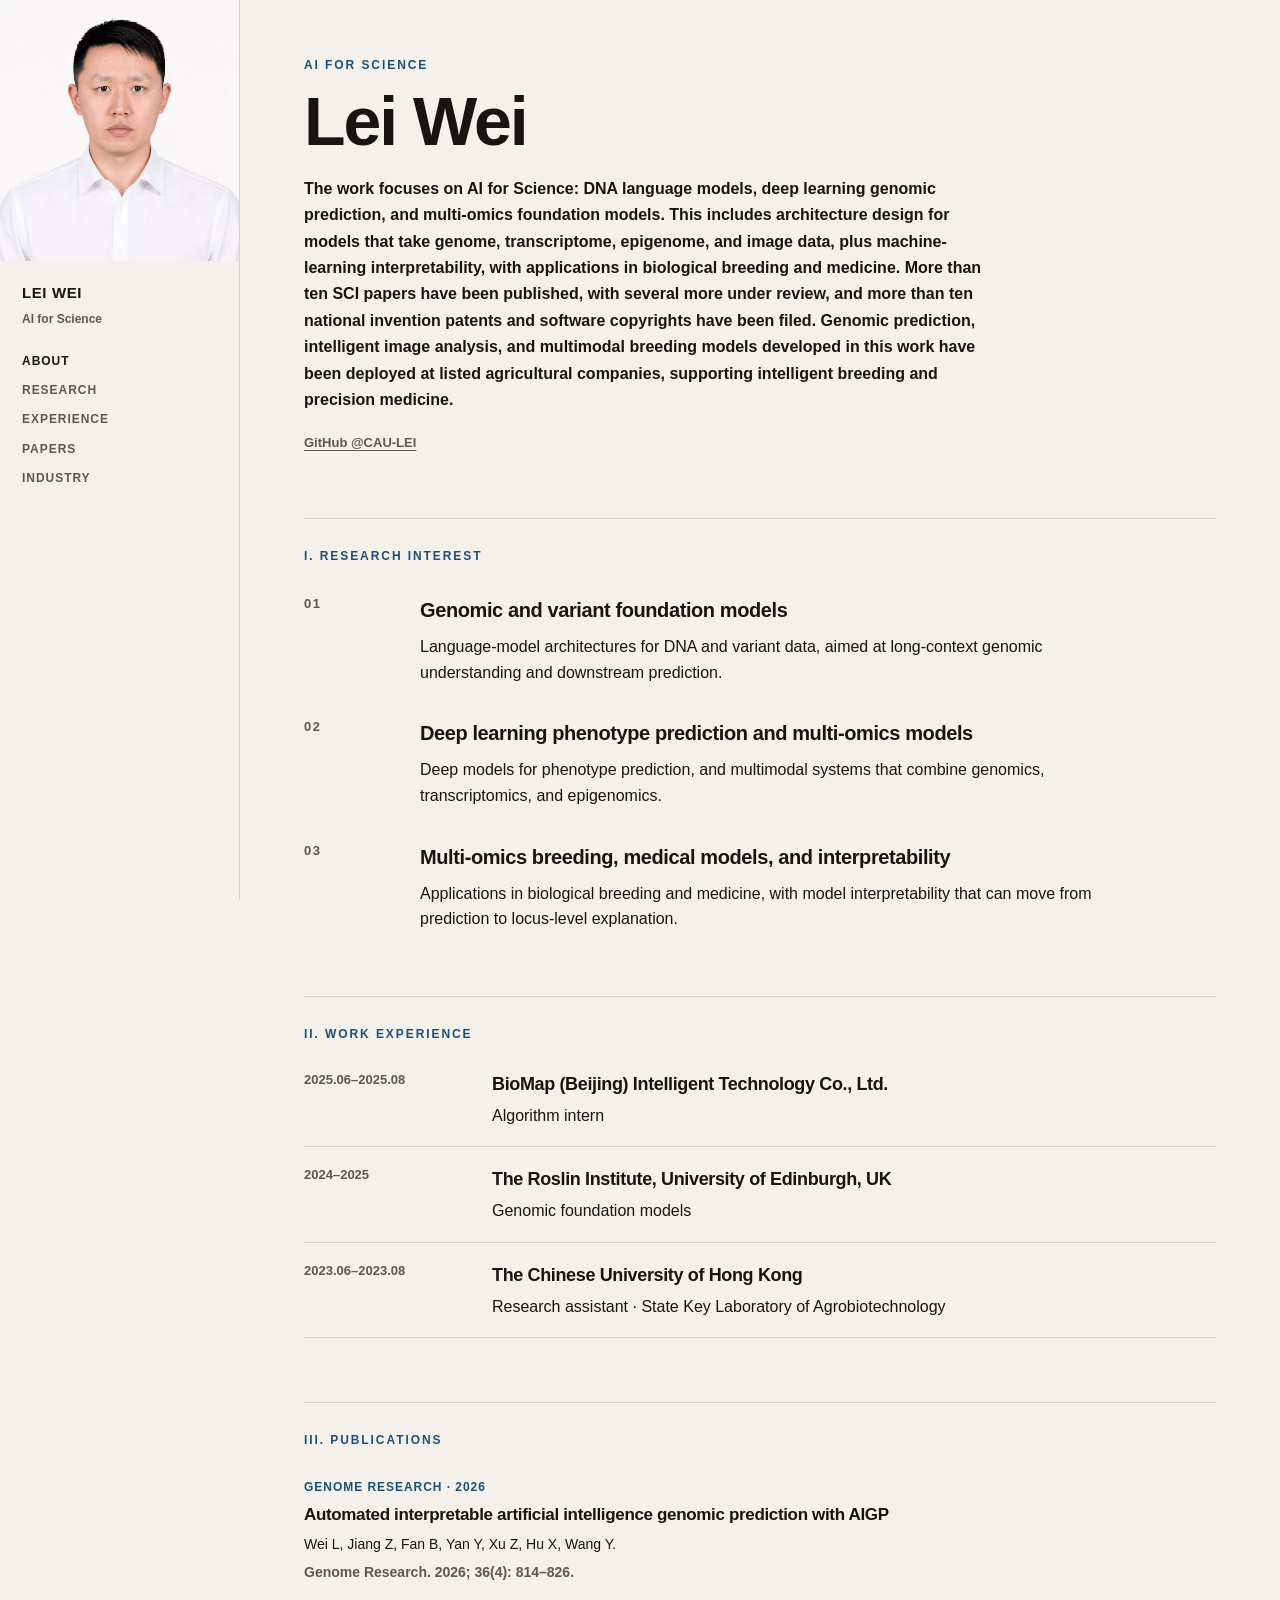
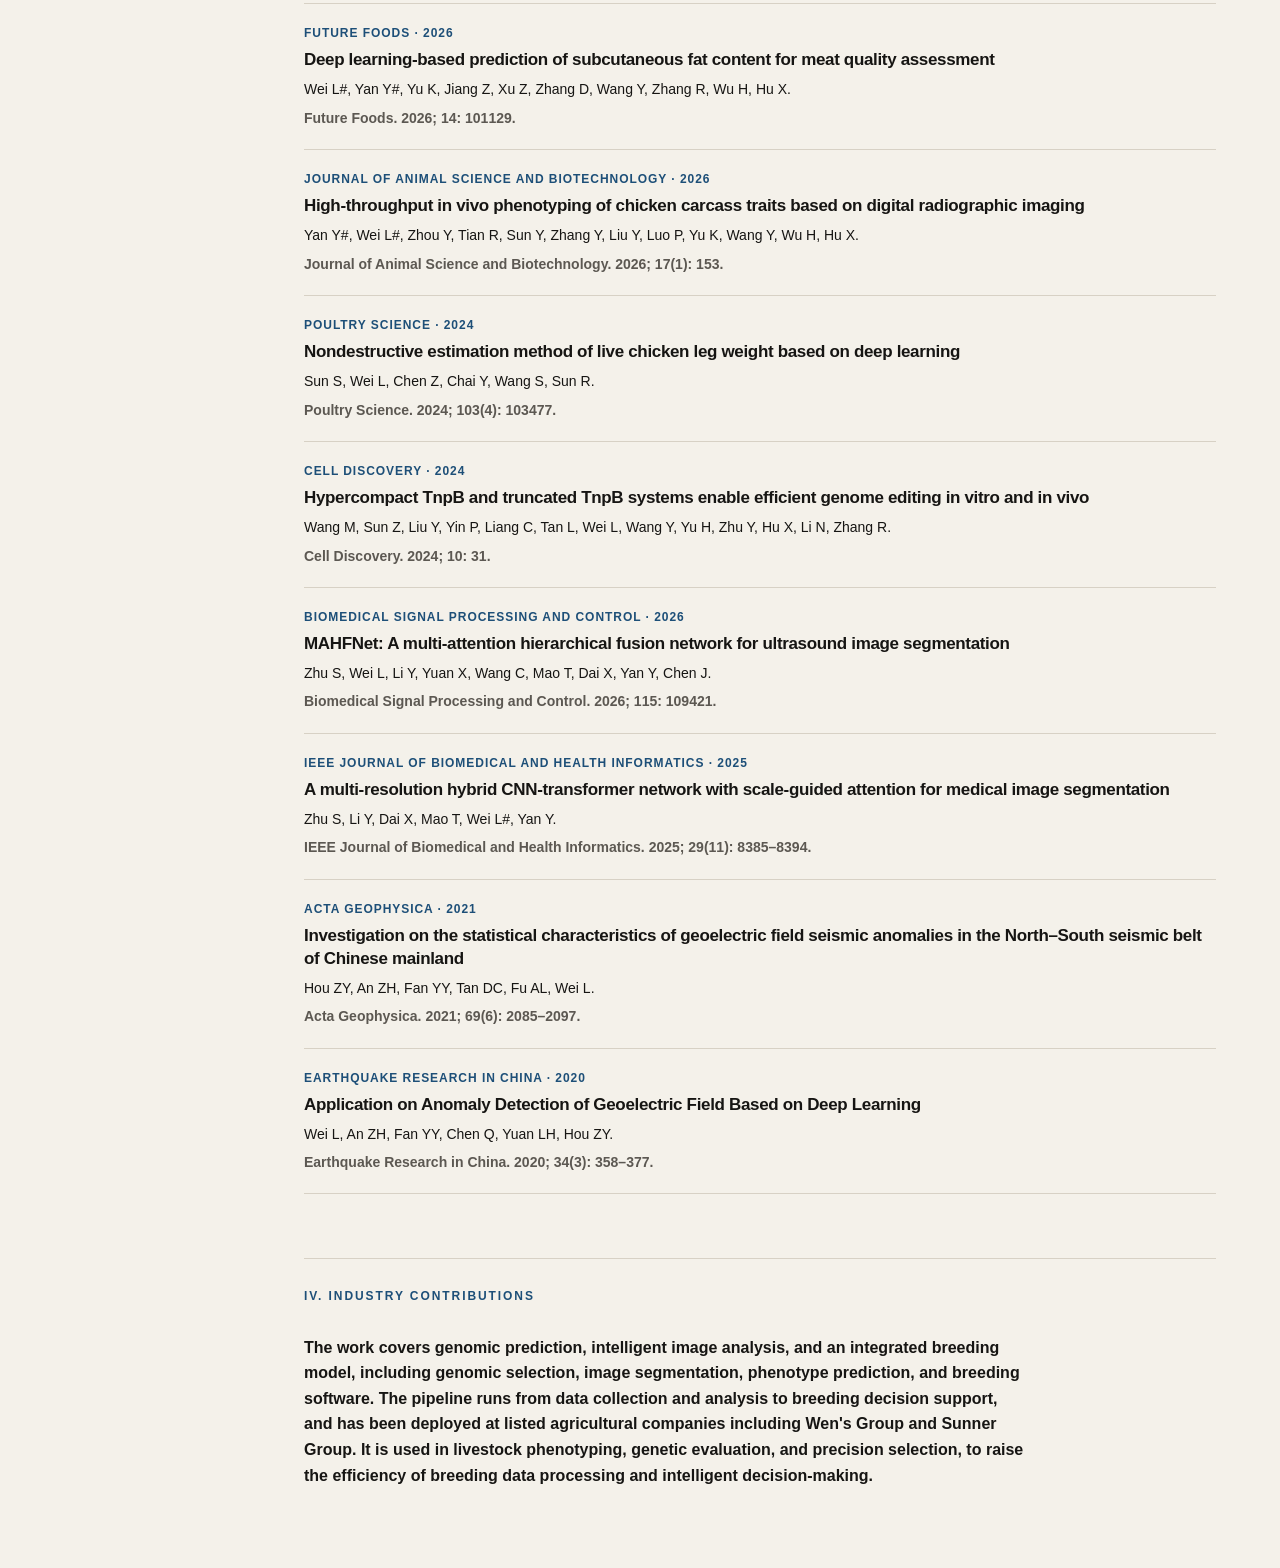
<file: index.html>
<!DOCTYPE html>
<html lang="en">
  <head>
    <meta charset="utf-8" />
    <meta name="viewport" content="width=device-width, initial-scale=1" />
    <title>Lei Wei · AI for Science</title>
    <meta
      name="description"
      content="Lei Wei works on AI for Science, DNA language models, deep learning genomic prediction, and multi-omics models for breeding and medicine."
    />
    <meta property="og:title" content="Lei Wei · AI for Science" />
    <meta
      property="og:description"
      content="AI for Science: DNA language models, genomic prediction, and multi-omics models."
    />
    <meta property="og:type" content="website" />
    <meta property="og:url" content="https://cau-lei.github.io/" />
    <meta property="og:image" content="https://cau-lei.github.io/images/portrait.jpg" />
    <link rel="icon" href="favicon.svg" type="image/svg+xml" />
    <link rel="stylesheet" href="css/styles.css" />
  </head>
  <body>
    <a class="skip" href="#about">Skip to content</a>
    <div class="page" id="about">
      <aside class="rail">
        <a class="portrait-link" href="#about" aria-label="Lei Wei">
          <img
            class="portrait"
            src="images/portrait.jpg"
            width="240"
            height="262"
            alt="Lei Wei"
          />
        </a>
        <div class="rail-body">
          <div>
            <div class="rail-name">Lei Wei</div>
            <p class="rail-role">AI for Science</p>
          </div>
          <nav>
            <a href="#about">About</a>
            <a href="#research">Research</a>
            <a href="#experience">Experience</a>
            <a href="#papers">Papers</a>
            <a href="#industry">Industry</a>
          </nav>
        </div>
      </aside>

      <main>
        <header>
          <p class="kicker">AI for Science</p>
          <h1>Lei Wei</h1>
          <p class="lede">
            The work focuses on AI for Science: DNA language models, deep learning genomic prediction, and multi-omics foundation models. This includes architecture design for models that take genome, transcriptome, epigenome, and image data, plus machine-learning interpretability, with applications in biological breeding and medicine. More than ten SCI papers have been published, with several more under review, and more than ten national invention patents and software copyrights have been filed. Genomic prediction, intelligent image analysis, and multimodal breeding models developed in this work have been deployed at listed agricultural companies, supporting intelligent breeding and precision medicine.
          </p>
          <p class="meta">
            <a href="https://github.com/CAU-LEI">GitHub @CAU-LEI</a>
          </p>
        </header>

        <section id="research">
          <h2>I. Research Interest</h2>
          <article class="research">
            <div class="idx">01</div>
            <div>
              <h3>Genomic and variant foundation models</h3>
              <p>
                Language-model architectures for DNA and variant data, aimed at long-context genomic understanding and downstream prediction.
              </p>
            </div>
          </article>
          <article class="research">
            <div class="idx">02</div>
            <div>
              <h3>Deep learning phenotype prediction and multi-omics models</h3>
              <p>
                Deep models for phenotype prediction, and multimodal systems that combine genomics, transcriptomics, and epigenomics.
              </p>
            </div>
          </article>
          <article class="research">
            <div class="idx">03</div>
            <div>
              <h3>Multi-omics breeding, medical models, and interpretability</h3>
              <p>
                Applications in biological breeding and medicine, with model interpretability that can move from prediction to locus-level explanation.
              </p>
            </div>
          </article>
        </section>

        <section id="experience">
          <h2>II. Work Experience</h2>
          <article class="cv-item">
            <div class="when">2025.06–2025.08</div>
            <div>
              <h3>BioMap (Beijing) Intelligent Technology Co., Ltd.</h3>
              <p>Algorithm intern</p>
            </div>
          </article>
          <article class="cv-item">
            <div class="when">2024–2025</div>
            <div>
              <h3>The Roslin Institute, University of Edinburgh, UK</h3>
              <p>Genomic foundation models</p>
            </div>
          </article>
          <article class="cv-item">
            <div class="when">2023.06–2023.08</div>
            <div>
              <h3>The Chinese University of Hong Kong</h3>
              <p>Research assistant · State Key Laboratory of Agrobiotechnology</p>
            </div>
          </article>
        </section>

        <section id="papers">
          <h2>III. Publications</h2>

          <a class="paper" href="https://doi.org/10.1101/gr.281006.125">
            <div class="journal">Genome Research · 2026</div>
            <div class="ptitle">Automated interpretable artificial intelligence genomic prediction with AIGP</div>
            <p class="authors">Wei L, Jiang Z, Fan B, Yan Y, Xu Z, Hu X, Wang Y.</p>
            <p class="cite">Genome Research. 2026; 36(4): 814–826.</p>
          </a>

          <a class="paper" href="https://doi.org/10.1016/j.fufo.2026.101129">
            <div class="journal">Future Foods · 2026</div>
            <div class="ptitle">Deep learning-based prediction of subcutaneous fat content for meat quality assessment</div>
            <p class="authors">Wei L#, Yan Y#, Yu K, Jiang Z, Xu Z, Zhang D, Wang Y, Zhang R, Wu H, Hu X.</p>
            <p class="cite">Future Foods. 2026; 14: 101129.</p>
          </a>

          <a class="paper" href="https://doi.org/10.1186/s40104-026-01479-8">
            <div class="journal">Journal of Animal Science and Biotechnology · 2026</div>
            <div class="ptitle">High-throughput in vivo phenotyping of chicken carcass traits based on digital radiographic imaging</div>
            <p class="authors">Yan Y#, Wei L#, Zhou Y, Tian R, Sun Y, Zhang Y, Liu Y, Luo P, Yu K, Wang Y, Wu H, Hu X.</p>
            <p class="cite">Journal of Animal Science and Biotechnology. 2026; 17(1): 153.</p>
          </a>

          <a class="paper" href="https://doi.org/10.1016/j.psj.2024.103477">
            <div class="journal">Poultry Science · 2024</div>
            <div class="ptitle">Nondestructive estimation method of live chicken leg weight based on deep learning</div>
            <p class="authors">Sun S, Wei L, Chen Z, Chai Y, Wang S, Sun R.</p>
            <p class="cite">Poultry Science. 2024; 103(4): 103477.</p>
          </a>

          <a class="paper" href="https://doi.org/10.1038/s41421-023-00645-w">
            <div class="journal">Cell Discovery · 2024</div>
            <div class="ptitle">Hypercompact TnpB and truncated TnpB systems enable efficient genome editing in vitro and in vivo</div>
            <p class="authors">Wang M, Sun Z, Liu Y, Yin P, Liang C, Tan L, Wei L, Wang Y, Yu H, Zhu Y, Hu X, Li N, Zhang R.</p>
            <p class="cite">Cell Discovery. 2024; 10: 31.</p>
          </a>

          <a class="paper" href="https://doi.org/10.1016/j.bspc.2025.109421">
            <div class="journal">Biomedical Signal Processing and Control · 2026</div>
            <div class="ptitle">MAHFNet: A multi-attention hierarchical fusion network for ultrasound image segmentation</div>
            <p class="authors">Zhu S, Wei L, Li Y, Yuan X, Wang C, Mao T, Dai X, Yan Y, Chen J.</p>
            <p class="cite">Biomedical Signal Processing and Control. 2026; 115: 109421.</p>
          </a>

          <a class="paper" href="https://doi.org/10.1109/JBHI.2025.3578625">
            <div class="journal">IEEE Journal of Biomedical and Health Informatics · 2025</div>
            <div class="ptitle">A multi-resolution hybrid CNN-transformer network with scale-guided attention for medical image segmentation</div>
            <p class="authors">Zhu S, Li Y, Dai X, Mao T, Wei L#, Yan Y.</p>
            <p class="cite">IEEE Journal of Biomedical and Health Informatics. 2025; 29(11): 8385–8394.</p>
          </a>

          <a class="paper" href="https://doi.org/10.1007/s11600-021-00661-y">
            <div class="journal">Acta Geophysica · 2021</div>
            <div class="ptitle">Investigation on the statistical characteristics of geoelectric field seismic anomalies in the North–South seismic belt of Chinese mainland</div>
            <p class="authors">Hou ZY, An ZH, Fan YY, Tan DC, Fu AL, Wei L.</p>
            <p class="cite">Acta Geophysica. 2021; 69(6): 2085–2097.</p>
          </a>

          <a class="paper" href="https://doi.org/10.19743/j.cnki.0891-4176.202003001">
            <div class="journal">Earthquake Research in China · 2020</div>
            <div class="ptitle">Application on Anomaly Detection of Geoelectric Field Based on Deep Learning</div>
            <p class="authors">Wei L, An ZH, Fan YY, Chen Q, Yuan LH, Hou ZY.</p>
            <p class="cite">Earthquake Research in China. 2020; 34(3): 358–377.</p>
          </a>
        </section>

        <section id="industry">
          <h2>IV. Industry Contributions</h2>
          <p class="note">
            The work covers genomic prediction, intelligent image analysis, and an integrated breeding model, including genomic selection, image segmentation, phenotype prediction, and breeding software. The pipeline runs from data collection and analysis to breeding decision support, and has been deployed at listed agricultural companies including Wen's Group and Sunner Group. It is used in livestock phenotyping, genetic evaluation, and precision selection, to raise the efficiency of breeding data processing and intelligent decision-making.
          </p>
        </section>
      </main>
    </div>
    <script src="js/main.js?v=2"></script>
  </body>
</html>
</file>
<file: css/styles.css>
:root {
  --paper: #f4f1ea;
  --ink: #161513;
  --muted: #5c5852;
  --line: #d7d1c5;
  --accent: #1d4f78;
  --mark: #3aa0d0;
  --white: #fbfaf6;
  --max: 1080px;
  --rail: 240px;
}

* {
  box-sizing: border-box;
  margin: 0;
  padding: 0;
}

html {
  scroll-behavior: smooth;
}

body {
  font-family: Arial, Helvetica, sans-serif;
  background: var(--paper);
  color: var(--ink);
  line-height: 1.6;
  min-height: 100vh;
}

a {
  color: inherit;
  text-decoration-thickness: 1px;
  text-underline-offset: 3px;
}

a:hover {
  color: var(--accent);
}

img {
  max-width: 100%;
  display: block;
}

.skip {
  position: absolute;
  left: -999px;
}

.skip:focus {
  left: 16px;
  top: 16px;
  background: var(--white);
  padding: 8px 12px;
  z-index: 20;
}

.page {
  display: grid;
  grid-template-columns: var(--rail) minmax(0, 1fr);
  min-height: 100vh;
}

.rail {
  position: sticky;
  top: 0;
  height: 100vh;
  padding: 0;
  border-right: 1px solid var(--line);
  display: flex;
  flex-direction: column;
  background: var(--paper);
}

.portrait-link {
  display: block;
}

.portrait {
  width: 100%;
  height: auto;
  aspect-ratio: 939 / 1024;
  object-fit: cover;
  object-position: center top;
  background: #fff;
}

.rail-body {
  padding: 20px 22px 28px;
  display: flex;
  flex-direction: column;
  gap: 20px;
  flex: 1;
  min-height: 0;
}

.rail-name {
  font-size: 15px;
  font-weight: 700;
  letter-spacing: 0.04em;
  text-transform: uppercase;
}

.rail-role {
  margin-top: 6px;
  font-size: 12px;
  font-weight: 700;
  color: var(--muted);
  line-height: 1.45;
}

nav {
  display: flex;
  flex-direction: column;
  gap: 10px;
  margin-top: 4px;
}

nav a {
  font-size: 12px;
  font-weight: 700;
  letter-spacing: 0.08em;
  text-transform: uppercase;
  text-decoration: none;
  color: var(--muted);
}

nav a:hover,
nav a.is-active {
  color: var(--ink);
}

main {
  padding: 56px 64px 80px;
  max-width: calc(var(--max) + 128px);
}

.kicker {
  font-size: 12px;
  font-weight: 700;
  letter-spacing: 0.16em;
  text-transform: uppercase;
  color: var(--accent);
}

h1 {
  margin-top: 14px;
  font-size: clamp(40px, 6vw, 68px);
  font-weight: 700;
  line-height: 0.95;
  letter-spacing: -0.03em;
}

.lede {
  margin-top: 22px;
  max-width: 680px;
  font-size: 16px;
  font-weight: 700;
  line-height: 1.65;
}

.meta {
  margin-top: 20px;
  display: flex;
  flex-wrap: wrap;
  gap: 10px 28px;
  font-size: 13px;
  font-weight: 700;
  color: var(--muted);
}

section {
  margin-top: 64px;
  padding-top: 28px;
  border-top: 1px solid var(--line);
}

h2 {
  font-size: 12px;
  font-weight: 700;
  letter-spacing: 0.16em;
  text-transform: uppercase;
  color: var(--accent);
}

.research {
  margin-top: 28px;
  display: grid;
  grid-template-columns: 88px minmax(0, 1fr);
  gap: 0 28px;
}

.research + .research {
  margin-top: 32px;
}

.idx {
  font-size: 13px;
  font-weight: 700;
  letter-spacing: 0.12em;
  color: var(--muted);
}

.research h3 {
  font-size: 20px;
  font-weight: 700;
  letter-spacing: -0.02em;
}

.research p {
  margin-top: 8px;
  max-width: 720px;
}

.cv-item {
  display: grid;
  grid-template-columns: 160px minmax(0, 1fr);
  gap: 8px 28px;
  padding: 18px 0;
  border-bottom: 1px solid var(--line);
}

.cv-item:first-of-type {
  margin-top: 8px;
}

.when {
  font-size: 13px;
  font-weight: 700;
  color: var(--muted);
}

.cv-item h3 {
  font-size: 18px;
  font-weight: 700;
  letter-spacing: -0.02em;
}

.cv-item p {
  margin-top: 4px;
  max-width: 680px;
}

.paper {
  display: block;
  padding: 20px 0;
  border-bottom: 1px solid var(--line);
  text-decoration: none;
}

.paper:first-of-type {
  margin-top: 8px;
}

.paper:hover .ptitle {
  color: var(--accent);
}

.journal {
  font-size: 12px;
  font-weight: 700;
  letter-spacing: 0.08em;
  text-transform: uppercase;
  color: var(--accent);
}

.ptitle {
  margin-top: 6px;
  font-size: 17px;
  font-weight: 700;
  letter-spacing: -0.02em;
  line-height: 1.35;
}

.authors,
.cite {
  margin-top: 6px;
  font-size: 14px;
  max-width: 760px;
}

.cite {
  color: var(--muted);
  font-weight: 700;
}

.note {
  margin-top: 28px;
  max-width: 720px;
  font-weight: 700;
}

@media (max-width: 860px) {
  .page {
    grid-template-columns: 1fr;
  }

  .rail {
    position: static;
    height: auto;
    border-right: 0;
    border-bottom: 1px solid var(--line);
  }

  .portrait {
    width: 100%;
    height: auto;
    max-height: 240px;
    aspect-ratio: 939 / 1024;
  }

  .rail-body {
    padding: 18px 24px 20px;
    gap: 16px;
  }

  nav {
    flex-direction: row;
    flex-wrap: wrap;
    gap: 14px;
  }

  main {
    padding: 36px 24px 56px;
  }

  .research,
  .cv-item {
    grid-template-columns: 1fr;
  }
}
</file>
